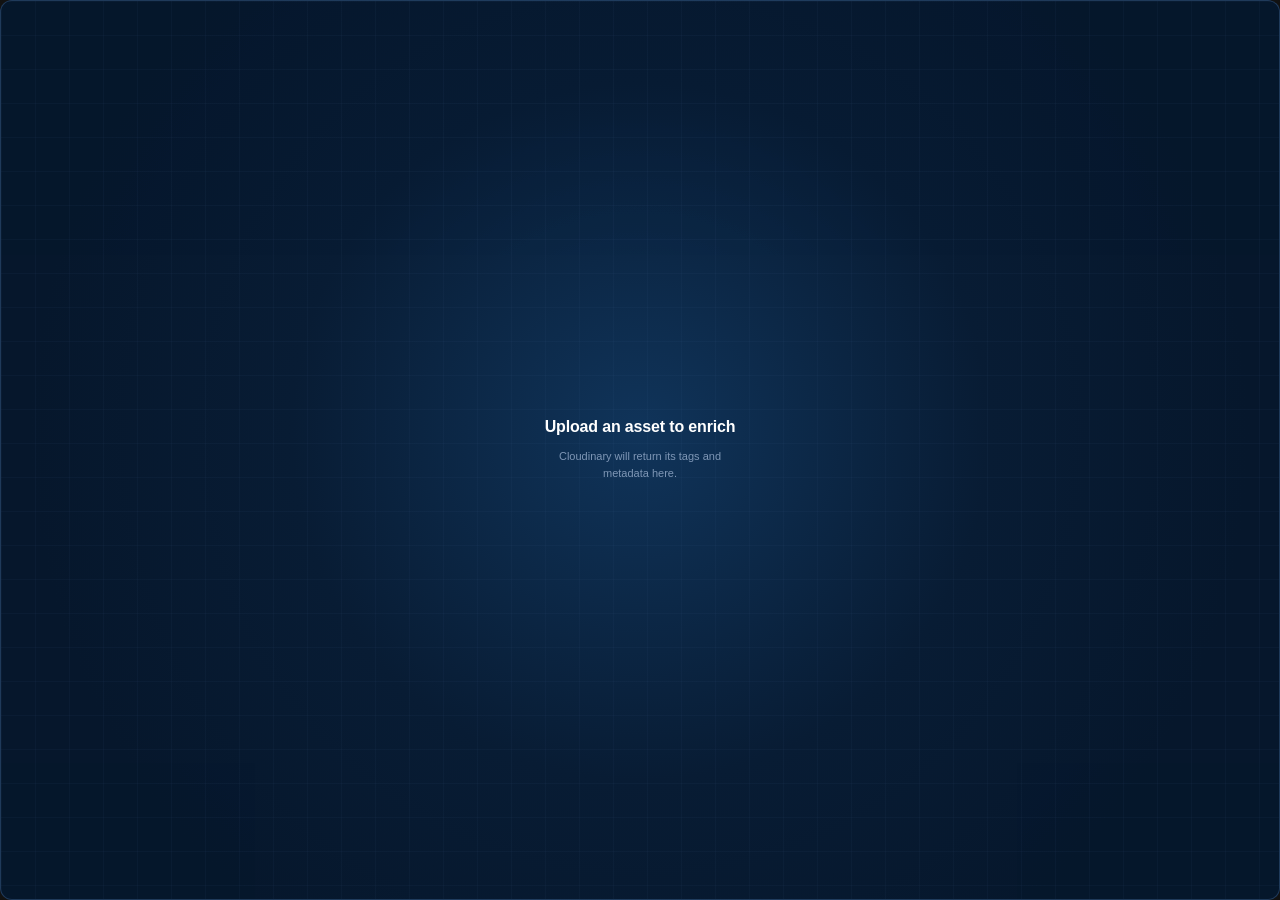
<file: embeds/enrich-interactive.html>
<!doctype html>
<html lang="en">
  <head>
    <meta charset="utf-8">
    <meta name="viewport" content="width=device-width, initial-scale=1">
    <title>Asset enrichment</title>
    <style>
      :root { color-scheme: dark; }
      * { box-sizing: border-box; }
      html, body { width: 100%; height: 100%; margin: 0; overflow: hidden; background: transparent; font-family: Inter, Arial, sans-serif; }
      .stage { position: relative; width: 100%; height: 100%; overflow: hidden; border: 1px solid rgba(117, 184, 255, .22); border-radius: 12px; background: radial-gradient(circle at 50% 48%, #10345a 0, #081c34 44%, #06172c 77%); }
      .stage::before { content: ''; position: absolute; inset: 0; opacity: .35; background-image: linear-gradient(rgba(112,150,209,.12) 1px, transparent 1px), linear-gradient(90deg, rgba(112,150,209,.12) 1px, transparent 1px); background-size: 34px 34px; }
      .empty, .loading { position: absolute; z-index: 5; inset: 0; display: grid; place-content: center; justify-items: center; gap: 12px; color: #b9cae0; text-align: center; font-size: 13px; }
      .empty b { color: #fff; font-size: 16px; letter-spacing: -.01em; }
      .empty span { max-width: 210px; color: #7f97b6; font-size: 11px; line-height: 1.55; }
      .loading { display: none; font-size: 11px; color: #91b9e9; }
      .spinner { width: 25px; height: 25px; border: 2px solid rgba(98,213,238,.25); border-top-color: #62d5ee; border-radius: 50%; animation: spin .8s linear infinite; }
      @keyframes spin { to { transform: rotate(360deg); } }
      .asset { position: absolute; z-index: 1; inset: 0; overflow: hidden; opacity: 0; transition: opacity .35s ease; }
      .asset img { width: 100%; height: 100%; object-fit: cover; }
      .asset::after { content: ''; position: absolute; inset: 0; background: linear-gradient(90deg, rgba(3,14,31,.5), transparent 28%, transparent 72%, rgba(3,14,31,.5)); border: 1px solid rgba(182,228,255,.24); pointer-events: none; }
      .leaders { position: absolute; z-index: 2; inset: 0; width: 100%; height: 100%; overflow: visible; pointer-events: none; }
      .leaders line { stroke-width: 1; }
      .callouts { position: absolute; z-index: 3; inset: 0; pointer-events: none; }
      .callout { position: absolute; max-width: 118px; padding: 6px 8px; border: 1px solid rgba(111,192,239,.45); border-radius: 7px; background: rgba(5, 23, 45, .92); color: #e7f3ff; box-shadow: 0 7px 22px rgba(0,0,0,.15); font: 9px/1.15 ui-monospace, SFMono-Regular, Menlo, monospace; transition: transform 110ms ease-out, opacity .25s ease; }
      .callout small { display: block; margin-bottom: 4px; color: #69d7ed; font: 8px Inter, Arial, sans-serif; letter-spacing: .08em; text-transform: uppercase; }
      .callout:nth-child(odd) { border-color: rgba(129, 134, 255, .48); }
      .callout:nth-child(odd) small { color: #b4b7ff; }
      .callout[data-type="metadata"] { border-color: rgba(170, 135, 255, .56); }
      .callout[data-type="metadata"] small { color: #d2bcff; }
      .callout.is-muted { opacity: 0; }
      .cluster-controls { position: absolute; z-index: 4; bottom: 14px; left: 14px; display: flex; gap: 6px; }
      .cluster-controls button { padding: 6px 9px; border: 1px solid rgba(157, 188, 225, .42); border-radius: 999px; background: rgba(5, 23, 45, .9); color: #9fb6d4; font: 9px Inter, Arial, sans-serif; letter-spacing: .08em; text-transform: uppercase; cursor: pointer; }
      .cluster-controls button.active { border-color: #62d5ee; color: #e9f9ff; background: rgba(19, 93, 122, .85); }
      .stage.ready .asset { opacity: 1; }
      .stage.ready .empty, .stage.ready .loading { display: none; }
      .stage.loading .empty { display: none; }
      .stage.loading .loading { display: grid; }
      .stage.empty .asset, .stage.empty .leaders, .stage.empty .callouts, .stage.empty .cluster-controls, .stage.loading .cluster-controls { display: none; }
    </style>
  </head>
  <body>
    <main id="stage" class="stage empty">
      <div class="empty"><b>Upload an asset to enrich</b><span>Cloudinary will return its tags and metadata here.</span></div>
      <div class="loading"><i class="spinner"></i><span>Reading live asset data…</span></div>
      <div class="asset"><img id="asset-image" alt="Selected asset"></div>
      <svg id="leaders" class="leaders" aria-hidden="true"></svg>
      <div id="callouts" class="callouts"></div>
      <div class="cluster-controls" aria-label="Enrichment data view">
        <button class="active" data-view="all">All</button>
        <button data-view="tag">Tags</button>
        <button data-view="metadata">Metadata</button>
      </div>
    </main>
    <script>
      const stage = document.querySelector('#stage');
      const assetImage = document.querySelector('#asset-image');
      const callouts = document.querySelector('#callouts');
      const leaders = document.querySelector('#leaders');
      const controls = document.querySelector('.cluster-controls');
      let items = [];
      let activeView = 'all';

      function displayValue(value) {
        if (Array.isArray(value)) return value.join(', ');
        if (value && typeof value === 'object') return JSON.stringify(value);
        return String(value);
      }

      function makeItems(asset) {
        const tags = (asset.tags || []).slice(0, 15).map((tag) => ({ type: 'tag', group: 'AI tag', value: tag }));
        const metadata = Object.entries(asset.metadata || {}).map(([key, value]) => ({ type: 'metadata', group: key.replaceAll('_', ' '), value: displayValue(value) }));
        const context = Object.entries(asset.context || {}).map(([key, value]) => ({ type: 'metadata', group: key.replaceAll('_', ' '), value: displayValue(value) }));
        const structuredMetadata = [...metadata, ...context].slice(0, 10);
        return [...tags, ...structuredMetadata];
      }

      function gridPositions(count, columns, xStart, xGap, yStart = 8, yGap = 18) {
        return Array.from({ length: count }, (_, index) => [
          xStart + (index % columns) * xGap,
          yStart + Math.floor(index / columns) * yGap
        ]);
      }

      function setView(view) {
        activeView = view;
        const nodes = [...callouts.children];
        const tagNodes = nodes.filter((node) => node.dataset.type === 'tag');
        const metadataNodes = nodes.filter((node) => node.dataset.type === 'metadata');
        const visibleNodes = view === 'all' ? nodes : nodes.filter((node) => node.dataset.type === view);
        const allTagPositions = gridPositions(tagNodes.length, 3, 2, 17);
        const allMetadataPositions = gridPositions(metadataNodes.length, 2, 61, 18);
        const clusterPositions = gridPositions(visibleNodes.length, 3, 16, 22, 24, 17);
        nodes.forEach((node, index) => {
          const visible = view === 'all' || node.dataset.type === view;
          node.classList.toggle('is-muted', !visible);
          if (visible) {
            const position = view === 'all'
              ? (node.dataset.type === 'tag' ? allTagPositions[tagNodes.indexOf(node)] : allMetadataPositions[metadataNodes.indexOf(node)])
              : clusterPositions[visibleNodes.indexOf(node)];
            node.style.left = `${position[0]}%`;
            node.style.top = `${position[1]}%`;
          }
          leaders.querySelectorAll('line')[index].style.opacity = visible ? '1' : '0';
        });
        controls.querySelectorAll('button').forEach((button) => button.classList.toggle('active', button.dataset.view === view));
        updateMotion();
      }

      function render(asset) {
        items = makeItems(asset);
        callouts.replaceChildren();
        leaders.replaceChildren();
        items.forEach((item, index) => {
          const node = document.createElement('div');
          node.className = 'callout';
          node.dataset.type = item.type;
          node.style.left = '0';
          node.style.top = '0';
          const label = document.createElement('small');
          label.textContent = item.group;
          node.append(label, document.createTextNode(item.value));
          callouts.append(node);
          const gradient = document.createElementNS('http://www.w3.org/2000/svg', 'linearGradient');
          gradient.id = `leader-gradient-${index}`;
          gradient.setAttribute('gradientUnits', 'userSpaceOnUse');
          const centerStop = document.createElementNS('http://www.w3.org/2000/svg', 'stop');
          centerStop.setAttribute('offset', '0%');
          centerStop.setAttribute('stop-color', '#62d5ee');
          centerStop.setAttribute('stop-opacity', '0');
          const tagStop = document.createElementNS('http://www.w3.org/2000/svg', 'stop');
          tagStop.setAttribute('offset', '100%');
          tagStop.setAttribute('stop-color', '#62d5ee');
          tagStop.setAttribute('stop-opacity', '.9');
          gradient.append(centerStop, tagStop);
          leaders.append(gradient);
          const line = document.createElementNS('http://www.w3.org/2000/svg', 'line');
          line.setAttribute('stroke', `url(#leader-gradient-${index})`);
          leaders.append(line);
        });
        setView(activeView);
      }

      function updateMotion(event) {
        const bounds = stage.getBoundingClientRect();
        const pointerX = event ? event.clientX - bounds.left : bounds.width / 2;
        const pointerY = event ? event.clientY - bounds.top : bounds.height / 2;
        [...callouts.children].forEach((node, index) => {
          const nodeBounds = node.getBoundingClientRect();
          const x = nodeBounds.left - bounds.left + nodeBounds.width / 2;
          const y = nodeBounds.top - bounds.top + nodeBounds.height / 2;
          const distance = Math.max(32, Math.hypot(x - pointerX, y - pointerY));
          const magnitude = Math.min(28, 1100 / distance);
          const offsetX = ((x - pointerX) / distance) * magnitude;
          const offsetY = ((y - pointerY) / distance) * magnitude;
          node.style.transform = `translate(${offsetX}px, ${offsetY}px)`;
          const line = leaders.querySelectorAll('line')[index];
          const gradient = leaders.querySelector(`#leader-gradient-${index}`);
          const endX = x + offsetX;
          const endY = y + offsetY;
          const startX = bounds.width / 2;
          const startY = bounds.height / 2;
          line.setAttribute('x1', startX);
          line.setAttribute('y1', startY);
          line.setAttribute('x2', endX);
          line.setAttribute('y2', endY);
          gradient.setAttribute('x1', startX);
          gradient.setAttribute('y1', startY);
          gradient.setAttribute('x2', endX);
          gradient.setAttribute('y2', endY);
        });
      }

      stage.addEventListener('pointermove', updateMotion);
      stage.addEventListener('pointerleave', () => updateMotion());
      addEventListener('resize', () => updateMotion());
      controls.addEventListener('click', (event) => {
        const button = event.target.closest('button[data-view]');
        if (button) setView(button.dataset.view);
      });
      addEventListener('message', (event) => {
        if (event.origin !== location.origin) return;
        const message = event.data || {};
        if (!message.type?.startsWith('enrich:')) return;
        if (message.type === 'enrich:empty') {
          stage.className = 'stage empty';
          return;
        }
        assetImage.src = message.imageUrl || '';
        if (message.type === 'enrich:loading') {
          stage.className = 'stage loading';
          return;
        }
        render(message.asset || {});
        stage.className = 'stage ready';
      });
    </script>
  </body>
</html>
</file>
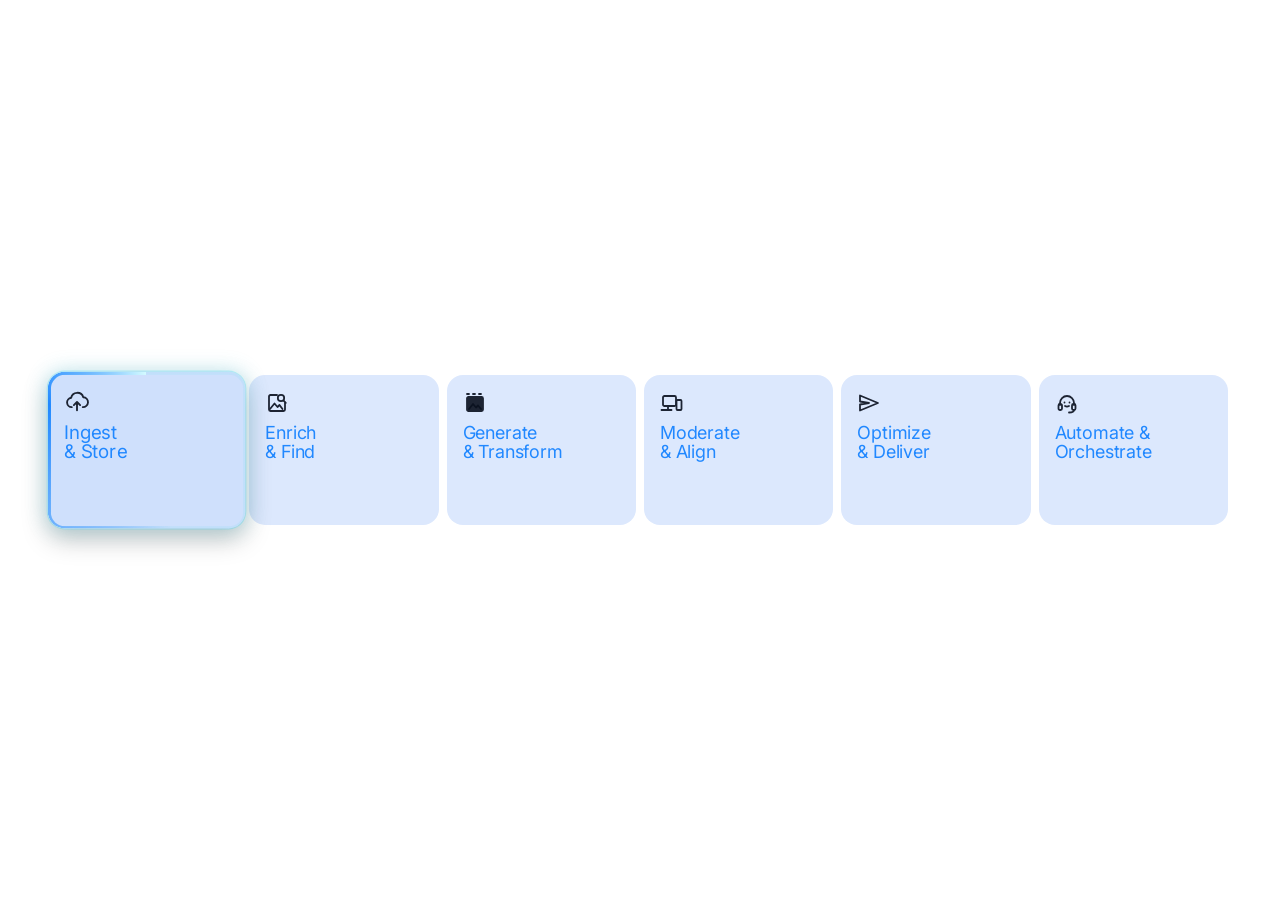
<file: embeds/lifecycle-infographic.html>
<!DOCTYPE html>
<html lang="en">
<head>
<meta charset="utf-8">
<meta name="viewport" content="width=device-width, initial-scale=1">
<title>Lifecycle infographic</title>
<link rel="preconnect" href="https://fonts.googleapis.com">
<link href="https://fonts.googleapis.com/css2?family=Inter:wght@400;500&display=swap" rel="stylesheet">
<style>
@property --a{syntax:"<angle>";inherits:false;initial-value:0deg}
:root{--bg:transparent;--tile:#dce8fd;--tile-on:#cfe0fc;--blue:#2188ff;--ink:#1d2433;--muted:#3b4458;--dwell:1000ms}
*{box-sizing:border-box}
html,body{height:100%;margin:0;overflow:hidden;background:var(--bg);font-family:Inter,system-ui,-apple-system,"Segoe UI",sans-serif;color:var(--ink)}
.wrap{display:grid;align-items:center;min-height:100%;background:var(--bg);padding:12px;max-width:1200px;margin:0 auto}
.wrap .grid{width:100%}
.grid{display:grid;grid-template-columns:repeat(6,1fr);gap:8px}
.cell{position:relative;height:150px}
.tile{position:absolute;top:0;left:0;right:0;min-height:100%;background:var(--tile);border-radius:16px;padding:16px 16px 14px;overflow:hidden;outline:none;
  transition:min-height .45s cubic-bezier(.2,.8,.2,1),transform .45s cubic-bezier(.2,.8,.2,1),background .3s,box-shadow .45s}
.tile.active{transform:scale(1.045);background:var(--tile-on);z-index:2;
  box-shadow:0 0 0 1px rgba(81,216,238,.35),0 0 18px 2px rgba(81,216,238,.25),0 10px 24px rgba(0,0,0,.25)}
.tile.open{min-height:200px;transform:scale(1.07);z-index:3;
  box-shadow:0 0 0 1px rgba(81,216,238,.5),0 0 22px 3px rgba(81,216,238,.35),0 14px 30px rgba(0,0,0,.3)}
/* glowing ring: a bright arc travels once around the border per dwell */
.tile::after{content:"";position:absolute;inset:0;border-radius:inherit;padding:2.5px;pointer-events:none;opacity:0;transition:opacity .35s;
  background:conic-gradient(from var(--a),rgba(81,216,238,.1) 0 45%,var(--blue) 82%,#d5fbff 100%);
  -webkit-mask:linear-gradient(#000 0 0) content-box,linear-gradient(#000 0 0);-webkit-mask-composite:xor;
  mask:linear-gradient(#000 0 0) content-box exclude,linear-gradient(#000 0 0)}
.tile.active::after{opacity:1;animation:spin var(--dwell) linear infinite}
.tile.open::after{animation:none;background:var(--blue)}
@keyframes spin{to{--a:180deg}}
.tile:focus-visible{outline:2px solid var(--blue);outline-offset:3px}
.icon{width:24px;height:24px;stroke:var(--ink);fill:none;stroke-width:1.8;stroke-linecap:round;stroke-linejoin:round;display:block;margin-bottom:8px}
h3{margin:0;font-weight:400;font-size:18px;line-height:1.08;color:var(--blue);white-space:pre-line;letter-spacing:-.01em}
.d{max-height:0;margin:0;overflow:hidden;color:var(--muted);font-size:11px;line-height:1.38;opacity:0;transform:translateY(5px);transition:max-height .45s cubic-bezier(.2,.8,.2,1),margin-top .45s cubic-bezier(.2,.8,.2,1),opacity .25s,transform .45s cubic-bezier(.2,.8,.2,1)}
.tile.open .d{max-height:90px;margin-top:12px;opacity:1;transform:none;transition-delay:.06s}
.plus{display:none;align-items:center;justify-content:center}
.plus svg{width:34px;height:34px;stroke:var(--blue);stroke-width:2}
@media (max-width:640px){.grid{grid-template-columns:repeat(3,1fr)}.cell{height:185px}.plus{display:none}}
@media (max-width:540px){.grid{grid-template-columns:1fr}.wrap{padding:12px}.cell{height:175px}h3{font-size:18px}}
@media (prefers-reduced-motion:reduce){.tile{transition:none}.tile.active,.tile.open{transform:none}.tile.active::after{animation:none;background:var(--blue)}}
</style>
</head>
<body>
<div class="wrap"><div class="grid" id="grid" aria-label="Content lifecycle"></div></div>

<script>
/* ===== CONTENT: edit tiles here. Order in this list = order on the page and in the loop. ===== */
var DWELL = 2000; // ms each tile stays highlighted (can also be set with ?dwell=4000 in the iframe URL)
var TILES = [
 {icon:"cloud",   title:"Ingest\n& Store",         text:"Centralize all visual media securely in one unified, highly available repository."},
 {icon:"search",  title:"Enrich\n& Find",          text:"Improve content discoverability with automated tagging and agentic search."},
 {icon:"image",   title:"Generate\n& Transform",   text:"Edit or create media dynamically on-the-fly utilizing APIs and advanced AI."},
 {icon:"devices", title:"Moderate\n& Align",       text:"Ensure strict brand consistency and digital content safety seamlessly at scale."},
 {icon:"send",    title:"Optimize\n& Deliver",     text:"Automatically serve the fastest, best version for every user, device, and network."},
 {icon:"headset", title:"Automate &\nOrchestrate", text:"Scale operations without increasing team workload using automated workflows and specialized AI agents."},
 {icon:"archive", title:"Manage\n& Govern", visible:false, text:"Organize, control, and protect assets with robust permissions and governance."}
];
var ICONS = {
  cloud:'<path d="M7 18a4.5 4.5 0 0 1-.6-8.96A6 6 0 0 1 18 8.5 4 4 0 0 1 17.5 18"/><path d="M12 21v-8m0 0-3 3m3-3 3 3"/>',
  devices:'<rect x="3" y="5" width="13" height="10" rx="1.5"/><path d="M1.5 19h10M8 15v4"/><rect x="16.5" y="9" width="5" height="10" rx="1"/>',
  archive:'<rect x="4" y="3" width="16" height="5" rx="1"/><path d="M5 8v12h14V8M10 12.5h4"/>',
  search:'<path d="M12 4H5.5A1.5 1.5 0 0 0 4 5.5v13A1.5 1.5 0 0 0 5.5 20h13a1.5 1.5 0 0 0 1.5-1.5V12"/><path d="m5 18 4.5-5.5 3 3.5 2-2 3 4"/><circle cx="16" cy="7" r="3.2"/><path d="m18.4 9.4 2.4 2.4"/>',
  image:'<rect x="4" y="6" width="16" height="14" rx="1.5" fill="currentColor"/><path d="M4 3h2m4 0h2m4 0h2"/><path d="m6 18 4-5 3 3.5 2-2 3 3.5" stroke="#0b1220"/>',
  send:'<path d="M3 4.5 21 12 3 19.5v-6l9-1.5-9-1.5z"/>',
  headset:'<path d="M5 14v-2a7 7 0 0 1 14 0v2"/><rect x="3.5" y="13" width="3.5" height="6" rx="1.5"/><rect x="17" y="13" width="3.5" height="6" rx="1.5"/><path d="M19 19c0 1.7-2 2.5-5 2.5"/><path d="M9.5 11.5h.01M14.5 11.5h.01M10 15c1.3.8 2.7.8 4 0"/>'
};
/* ===== END CONTENT ===== */

var qs = new URLSearchParams(location.search);
if (qs.get("dwell")) DWELL = +qs.get("dwell") || DWELL;
document.documentElement.style.setProperty("--dwell", DWELL + "ms");

var grid = document.getElementById("grid");
function esc(s){ return String(s).replace(/&/g,"&amp;").replace(/</g,"&lt;"); }
grid.innerHTML = TILES.filter(function(t){ return t.visible !== false; }).map(function(t){
  return '<div class="cell"><article class="tile" tabindex="0">' +
    '<svg class="icon" viewBox="0 0 24 24" aria-hidden="true">' + (ICONS[t.icon] || ICONS.cloud) + '</svg>' +
    '<h3>' + esc(t.title) + '</h3><p class="d">' + esc(t.text) + '</p></article></div>';
}).join("") +
 '<div class="cell plus" aria-hidden="true"><svg viewBox="0 0 54 54" fill="none"><path d="M27 2v50M2 27h50"/></svg></div>';

var tiles = [].slice.call(grid.querySelectorAll(".tile")), current = -1, timer = null, paused = false;

function setActive(i){
  current = (i + tiles.length) % tiles.length;
  tiles.forEach(function(t, n){
    var on = n === current;
    if (on && !t.classList.contains("active")) { t.classList.remove("active"); void t.offsetWidth; } // restart ring
    t.classList.toggle("active", on);
  });
}
function tick(){ setActive(current + 1); timer = setTimeout(tick, DWELL); }
function play(){ clearTimeout(timer); paused = false; if (current < 0) setActive(0); timer = setTimeout(tick, DWELL); }
function pause(t){
  clearTimeout(timer); paused = true;
  tiles.forEach(function(x){ x.classList.toggle("open", x === t); x.classList.toggle("active", x === t); });
  current = tiles.indexOf(t);
}
function release(t){ t.classList.remove("open"); play(); }

tiles.forEach(function(t){
  t.addEventListener("mouseenter", function(){ pause(t); });
  t.addEventListener("mouseleave", function(){ release(t); });
  t.addEventListener("focus", function(){ pause(t); });   // keyboard and tap
  t.addEventListener("blur",  function(){ release(t); });
});
document.addEventListener("visibilitychange", function(){ if (document.hidden) clearTimeout(timer); else if (!paused) play(); });
play();
</script>
</body>
</html>
</file>
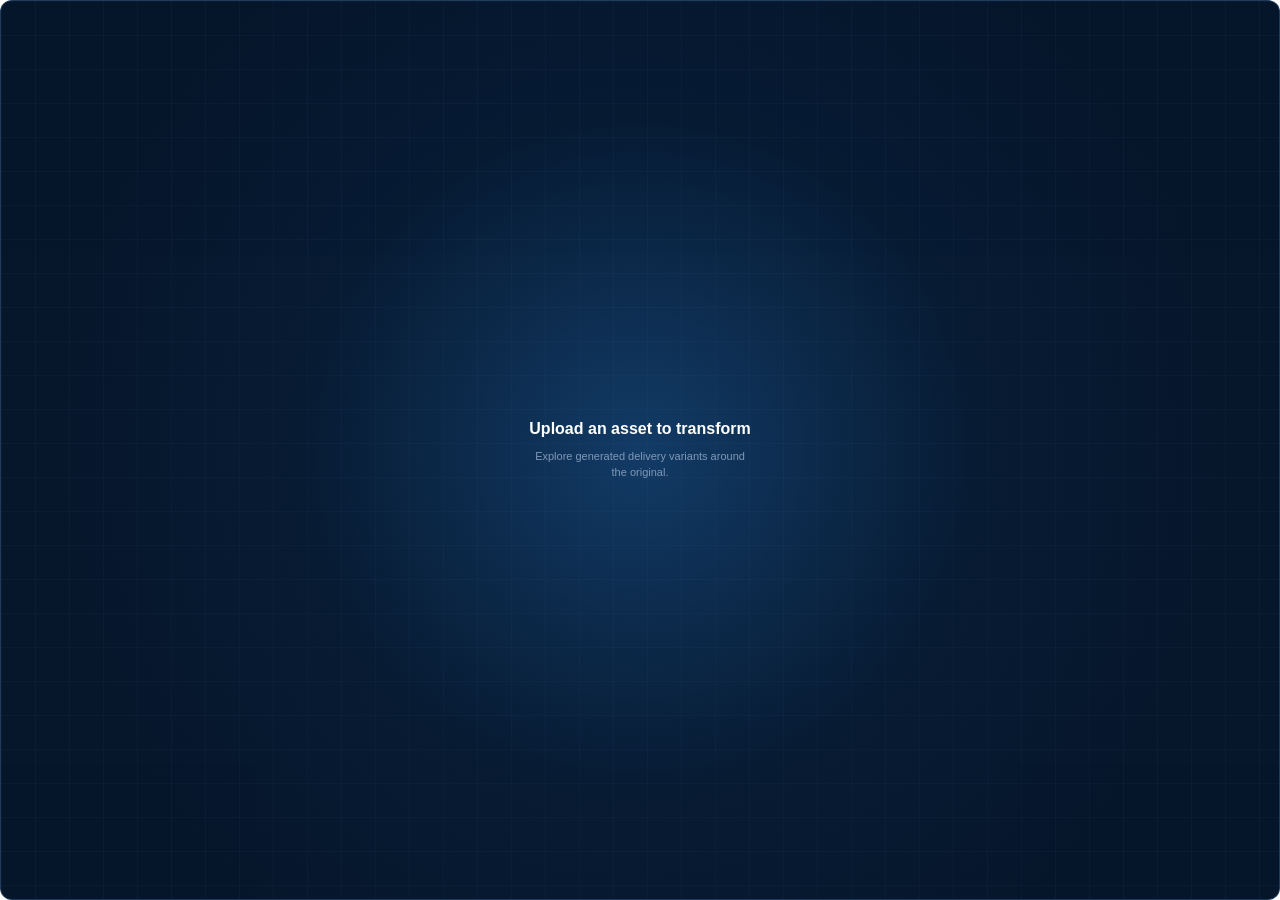
<file: embeds/transform-interactive.html>
<!doctype html>
<html lang="en">
  <head>
    <meta charset="utf-8">
    <meta name="viewport" content="width=device-width, initial-scale=1">
    <title>Asset transformations</title>
    <style>
      * { box-sizing: border-box; }
      html, body { width: 100%; height: 100%; margin: 0; overflow: hidden; background: transparent; font-family: Inter, Arial, sans-serif; }
      .stage { position: relative; width: 100%; height: 100%; overflow: hidden; border: 1px solid rgba(117,184,255,.22); border-radius: 12px; background: radial-gradient(circle at center, #123b66 0, #071b33 43%, #06172c 75%); }
      .stage::before { content: ''; position: absolute; inset: 0; opacity: .38; background-image: linear-gradient(rgba(112,150,209,.11) 1px, transparent 1px), linear-gradient(90deg, rgba(112,150,209,.11) 1px, transparent 1px); background-size: 34px 34px; }
      .empty { position: absolute; z-index: 5; inset: 0; display: grid; place-content: center; justify-items: center; gap: 10px; color: #b8cae1; text-align: center; }
      .empty b { color: #fff; font-size: 16px; }
      .empty span { max-width: 220px; color: #8198b7; font-size: 11px; line-height: 1.5; }
      .leaders { position: absolute; z-index: 1; inset: 0; width: 100%; height: 100%; pointer-events: none; }
      .leaders line { stroke-width: 1; }
      .source, .variant { position: absolute; z-index: 2; margin: 0; transition: z-index 0s .18s; }
      .source { left: 50%; top: 50%; width: 300px; transform: translate(-50%, -50%); }
      .source img { display: block; width: 300px; max-height: 360px; border: 2px solid #64d8ee; border-radius: 8px; object-fit: cover; box-shadow: 0 10px 28px rgba(0,0,0,.38); }
      .source figcaption { margin-top: 7px; color: #d6eff5; font: 9px Inter, Arial, sans-serif; text-align: center; }
      .variant { width: 90px; transform: translate(calc(-50% + var(--repel-x, 0px)), calc(-50% + var(--repel-y, 0px))) scale(var(--tile-scale, 1)); transform-origin: center; cursor: zoom-in; transition: transform 110ms ease-out, left .22s ease, top .22s ease, z-index 0s .18s; }
      .variant img { display: block; width: 90px; max-height: 160px; border: 1px solid rgba(143,208,248,.72); border-radius: 5px; background: #0c223b; object-fit: cover; box-shadow: 0 6px 15px rgba(0,0,0,.3); transition: width .22s ease, max-height .22s ease, box-shadow .22s ease; }
      .variant figcaption { position: absolute; top: calc(100% + 5px); left: 50%; display: block; width: max-content; max-width: 180px; transform: translateX(-50%); color: #eaf6ff; font: 9px Inter, Arial, sans-serif; white-space: nowrap; }
      .variant.is-expanded { z-index: 10; cursor: zoom-out; transition-delay: 0s; }
      .variant.is-expanded img { border-width: var(--expanded-border, 1px); box-shadow: 0 18px 48px rgba(0,0,0,.58); }
      .variant.is-expanded figcaption { display: block; font-size: var(--expanded-caption-size, 9px); }
      .stage.empty .source, .stage.empty .variant, .stage.empty .leaders { display: none; }
      .stage.ready .empty { display: none; }
    </style>
  </head>
  <body>
    <main id="stage" class="stage empty">
      <div class="empty"><b>Upload an asset to transform</b><span>Explore generated delivery variants around the original.</span></div>
      <figure class="source"><img id="source-image" alt="Original selected asset"><figcaption>Original</figcaption></figure>
      <svg id="leaders" class="leaders" aria-hidden="true"></svg>
      <div id="variants"></div>
    </main>
    <script>
      const stage = document.querySelector('#stage');
      const sourceImage = document.querySelector('#source-image');
      const variants = document.querySelector('#variants');
      const leaders = document.querySelector('#leaders');
      let points = [];
      let currentSource;
      let expandedPoint;

      // Replace or extend these descriptors as we define the final transformation story.
      const transformations = [
        { label: 'Square crop', value: 'c_fill,g_auto,w_300,ar_1:1/f_auto/q_auto' },
        { label: 'Social portrait', value: 'c_fill,g_auto,w_300,ar_4:5/f_auto/q_auto' },
        { label: 'Vertical story', value: 'c_fill,g_auto,w_300,ar_9:16/f_auto/q_auto' },
        { label: 'Campaign banner', value: 'c_fill,g_auto,w_300,ar_16:9/f_auto/q_auto' },
        { label: 'Marketplace', value: 'c_fill,g_auto,w_300,ar_3:2/f_auto/q_auto' },
        { label: 'Wide display', value: 'c_fill,g_auto,w_300,ar_21:9/f_auto/q_auto' },
        { label: 'Blurred background', value: 'c_pad,b_auto,w_300,ar_16:9/f_auto/q_auto' },
        { label: 'Grayscale', value: 'e_grayscale/c_scale,w_300/f_auto/q_auto' },
        { label: 'Sepia tone', value: 'e_sepia/c_scale,w_300/f_auto/q_auto' },
        { label: 'Sharpened', value: 'e_sharpen/c_scale,w_300/f_auto/q_auto' },
        { label: 'Smart crop', value: 'c_fill,g_auto,w_300,ar_1:1/f_auto/q_auto' },
        { label: 'Color tint', value: 'co_rgb:334fc3,e_colorize:40/c_scale,w_300/f_auto/q_auto' }
      ];

      function deliveryUrl(source, transformation) {
        if (!source.includes('/image/upload/')) return source;
        return source.replace('/image/upload/', `/image/upload/${transformation}/`);
      }

      function clamp(value, minimum, maximum) {
        return Math.max(minimum, Math.min(maximum, value));
      }

      function layoutVariants() {
        const bounds = stage.getBoundingClientRect();
        const margin = 40;
        const centerX = bounds.width / 2;
        const centerY = bounds.height / 2;
        const minimumDistance = 118;

        for (let pass = 0; pass < 22; pass += 1) {
          points.forEach((point) => {
            if (point.expanded) return;
            point.x += (point.baseX - point.x) * .035;
            point.y += (point.baseY - point.y) * .035;
          });
          for (let first = 0; first < points.length; first += 1) {
            for (let second = first + 1; second < points.length; second += 1) {
              const a = points[first];
              const b = points[second];
              const dx = b.x - a.x;
              const dy = b.y - a.y;
              const distance = Math.max(1, Math.hypot(dx, dy));
              const requiredDistance = a.expanded || b.expanded ? 185 : minimumDistance;
              if (distance >= requiredDistance) continue;
              const push = (requiredDistance - distance) / 2;
              const unitX = dx / distance;
              const unitY = dy / distance;
              if (a.expanded) {
                b.x += unitX * push * 2;
                b.y += unitY * push * 2;
              } else if (b.expanded) {
                a.x -= unitX * push * 2;
                a.y -= unitY * push * 2;
              } else {
                a.x -= unitX * push;
                a.y -= unitY * push;
                b.x += unitX * push;
                b.y += unitY * push;
              }
            }
          }
          points.forEach((point) => {
            if (!point.expanded) {
              point.x = clamp(point.x, margin, bounds.width - margin);
              point.y = clamp(point.y, margin, bounds.height - margin);
            }
          });
        }

        points.forEach((point) => {
          if (point.node.classList.contains('is-expanded')) return;
          point.node.style.left = `${point.x}px`;
          point.node.style.top = `${point.y}px`;
          drawLeader(point, centerX, centerY);
        });
      }

      function drawLeader(point, centerX = stage.clientWidth / 2, centerY = stage.clientHeight / 2) {
        const endX = point.x + (point.repelX || 0);
        const endY = point.y + (point.repelY || 0);
        point.line.setAttribute('x1', centerX);
        point.line.setAttribute('y1', centerY);
        point.line.setAttribute('x2', endX);
        point.line.setAttribute('y2', endY);
        point.gradient.setAttribute('x1', centerX);
        point.gradient.setAttribute('y1', centerY);
        point.gradient.setAttribute('x2', endX);
        point.gradient.setAttribute('y2', endY);
      }

      function attractToPointer(event) {
        const bounds = stage.getBoundingClientRect();
        const pointerX = event ? event.clientX - bounds.left : bounds.width / 2;
        const pointerY = event ? event.clientY - bounds.top : bounds.height / 2;
        points.forEach((point) => {
          const dx = pointerX - point.x;
          const dy = pointerY - point.y;
          const distance = Math.max(32, Math.hypot(dx, dy));
          if (point.expanded) {
            const magnitude = event ? Math.min(34, distance * .16) : 0;
            point.repelX = (dx / distance) * magnitude;
            point.repelY = (dy / distance) * magnitude;
            const image = point.node.querySelector('img');
            const halfWidth = 25 * point.scale;
            const halfHeight = (image.offsetHeight / 2) * point.scale;
            point.repelX = clamp(point.x + point.repelX, halfWidth + 14, bounds.width - halfWidth - 14) - point.x;
            point.repelY = clamp(point.y + point.repelY, halfHeight + 14, bounds.height - halfHeight - 14) - point.y;
          } else {
            const influence = event ? Math.max(0, 1 - distance / 300) : 0;
            const magnitude = 24 * influence * influence;
            point.repelX = (dx / distance) * magnitude;
            point.repelY = (dy / distance) * magnitude;
          }
          point.node.style.setProperty('--repel-x', `${point.repelX}px`);
          point.node.style.setProperty('--repel-y', `${point.repelY}px`);
          drawLeader(point);
        });
      }

      function expand(point) {
        const bounds = stage.getBoundingClientRect();
        if (point.expanded) return;
        const rect = point.node.getBoundingClientRect();
        const halfWidth = rect.width / 2;
        const halfHeight = rect.height / 2;
        const scale = Math.max(1, Math.min(
          300 / rect.width,
          (bounds.width - 28) / rect.width,
          (bounds.height - 28) / rect.height
        ));
        const expandedHalfWidth = halfWidth * scale;
        const expandedHalfHeight = halfHeight * scale;
        point.x = clamp(
          point.x + (bounds.width / 2 - point.x) * .55,
          expandedHalfWidth + 14,
          bounds.width - expandedHalfWidth - 14
        );
        point.y = clamp(
          point.y + (bounds.height / 2 - point.y) * .32,
          expandedHalfHeight + 14,
          bounds.height - expandedHalfHeight - 14
        );
        point.repelX = 0;
        point.repelY = 0;
        point.node.style.left = `${point.x}px`;
        point.node.style.top = `${point.y}px`;
        point.node.style.setProperty('--repel-x', '0px');
        point.node.style.setProperty('--repel-y', '0px');
        point.expanded = true;
        point.scale = scale;
        point.node.classList.add('is-expanded');
        point.node.style.setProperty('--tile-scale', scale);
        point.node.style.setProperty('--expanded-border', `${1 / scale}px`);
        point.node.style.setProperty('--expanded-caption-size', `${9 / scale}px`);
        point.line.style.opacity = '0';
        layoutVariants();
      }

      function collapse(point) {
        point.expanded = false;
        point.scale = 1;
        point.node.classList.remove('is-expanded');
        point.node.style.removeProperty('--tile-scale');
        point.node.style.removeProperty('--expanded-border');
        point.node.style.removeProperty('--expanded-caption-size');
        point.line.style.opacity = '1';
        layoutVariants();
      }

      function render(source) {
        currentSource = source;
        const bounds = stage.getBoundingClientRect();
        if (!bounds.width || !bounds.height) return;
        sourceImage.src = deliveryUrl(source, 'c_scale,w_300/f_auto/q_auto');
        variants.replaceChildren();
        leaders.replaceChildren();
        points = [];
        expandedPoint = undefined;
        const centerX = bounds.width / 2;
        const centerY = bounds.height / 2;
        transformations.forEach((item, index) => {
          const angle = (-90 + index * 30) * Math.PI / 180;
          const baseX = centerX + Math.cos(angle) * bounds.width * .41;
          const baseY = centerY + Math.sin(angle) * bounds.height * .39;
          const figure = document.createElement('figure');
          figure.className = 'variant';
          const image = document.createElement('img');
          image.src = deliveryUrl(source, item.value);
          image.alt = item.label;
          const caption = document.createElement('figcaption');
          caption.textContent = item.label;
          figure.append(image, caption);
          variants.append(figure);
          const gradient = document.createElementNS('http://www.w3.org/2000/svg', 'linearGradient');
          gradient.id = `transform-leader-${index}`;
          gradient.setAttribute('gradientUnits', 'userSpaceOnUse');
          const centerStop = document.createElementNS('http://www.w3.org/2000/svg', 'stop');
          centerStop.setAttribute('offset', '0%');
          centerStop.setAttribute('stop-color', '#62d5ee');
          centerStop.setAttribute('stop-opacity', '0');
          const tileStop = document.createElementNS('http://www.w3.org/2000/svg', 'stop');
          tileStop.setAttribute('offset', '100%');
          tileStop.setAttribute('stop-color', '#62d5ee');
          tileStop.setAttribute('stop-opacity', '.82');
          gradient.append(centerStop, tileStop);
          leaders.append(gradient);
          const line = document.createElementNS('http://www.w3.org/2000/svg', 'line');
          line.setAttribute('stroke', `url(#transform-leader-${index})`);
          leaders.append(line);
          const point = { node: figure, line, gradient, x: baseX, y: baseY, baseX, baseY, expanded: false, scale: 1, repelX: 0, repelY: 0 };
          figure.addEventListener('click', (event) => {
            event.stopPropagation();
            if (expandedPoint === point) {
              collapse(point);
              expandedPoint = undefined;
              return;
            }
            if (expandedPoint) collapse(expandedPoint);
            expand(point);
            expandedPoint = point;
          });
          points.push(point);
        });
        stage.className = 'stage ready';
        requestAnimationFrame(layoutVariants);
      }

      addEventListener('resize', layoutVariants);
      stage.addEventListener('pointermove', attractToPointer);
      stage.addEventListener('pointerleave', () => attractToPointer());
      stage.addEventListener('click', () => {
        if (!expandedPoint) return;
        collapse(expandedPoint);
        expandedPoint = undefined;
      });
      new ResizeObserver(() => {
        if (currentSource && stage.clientWidth && stage.clientHeight) render(currentSource);
      }).observe(stage);

      addEventListener('message', (event) => {
        if (event.origin !== location.origin) return;
        if (event.data?.type === 'transform:empty') stage.className = 'stage empty';
        if (event.data?.type === 'transform:ready') render(event.data.imageUrl);
      });
    </script>
  </body>
</html>
</file>
